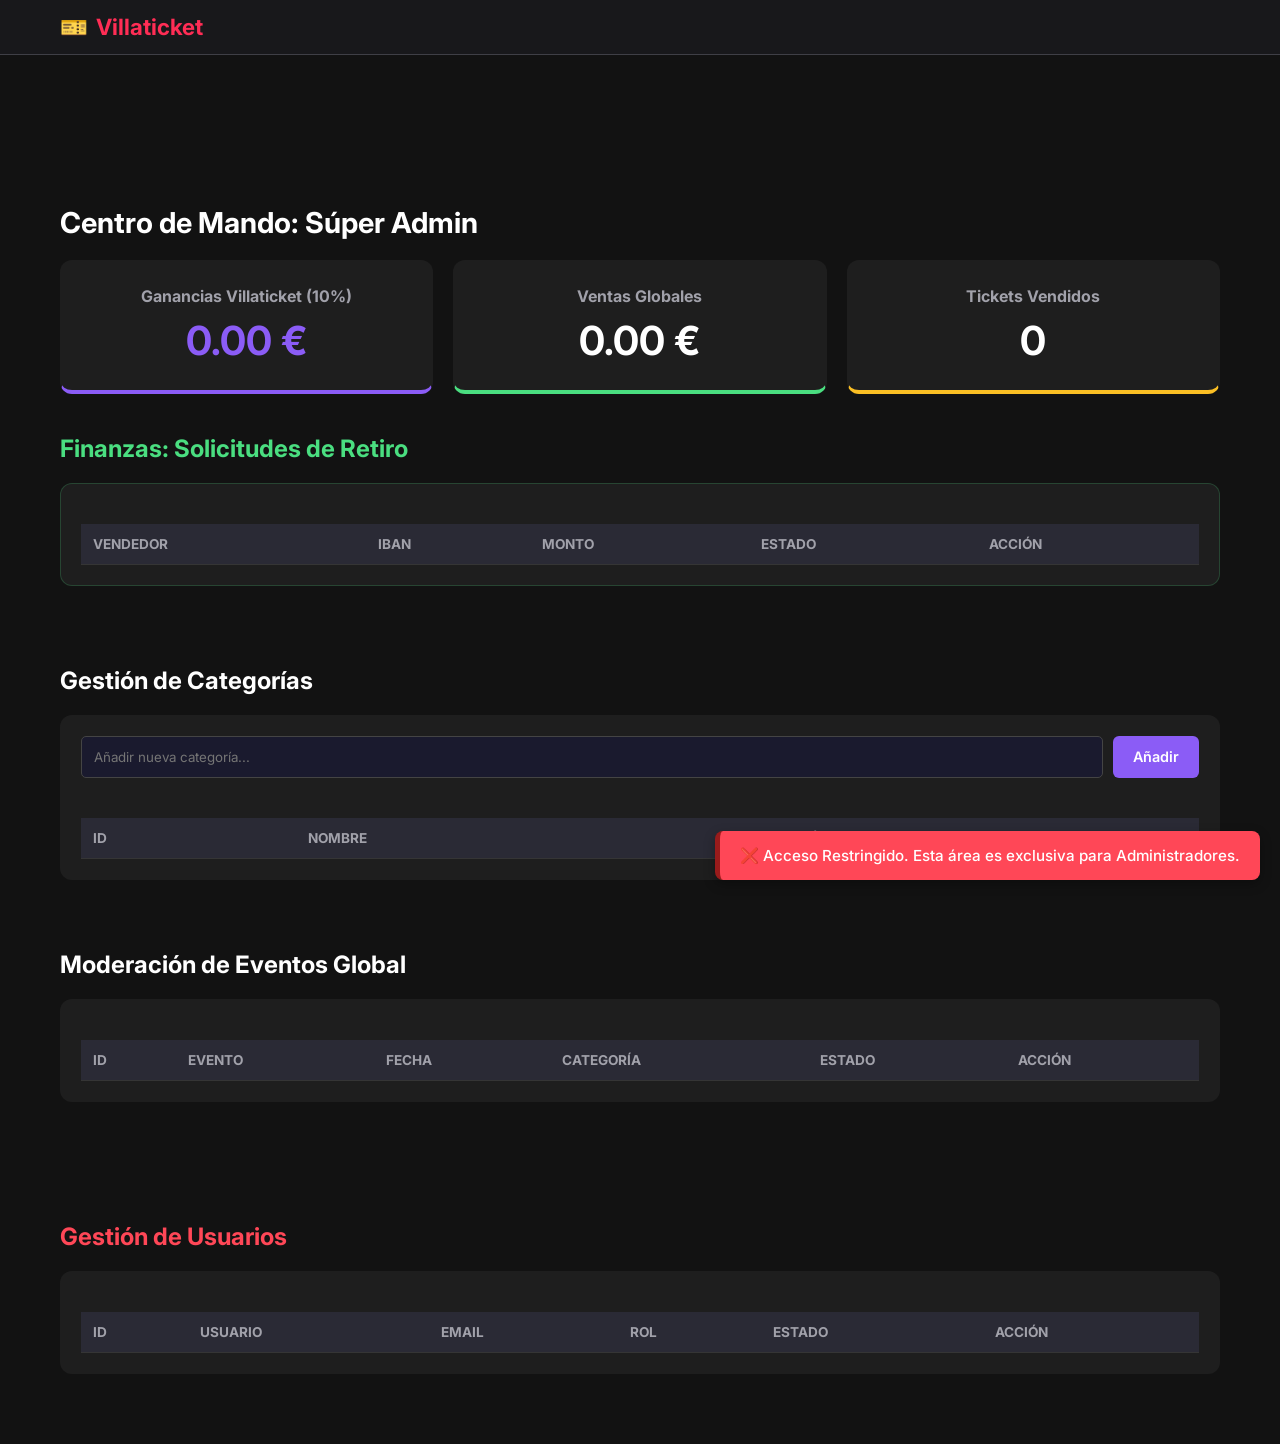
<file: src/main/resources/static/dashboard-admin.html>
<!DOCTYPE html>
<html lang="es">
<head>
    <meta charset="UTF-8">
    <meta name="viewport" content="width=device-width, initial-scale=1.0">
    <title>Panel Súper Admin - Villaticket</title>
    <link href="https://fonts.googleapis.com/css2?family=Inter:wght@400;500;600;700;800&display=swap" rel="stylesheet">
    <link rel="stylesheet" href="css/styles.css">
    <style>
        .admin-table { width: 100%; border-collapse: collapse; margin-top: 20px; }
        .admin-table th, .admin-table td { padding: 12px; text-align: left; border-bottom: 1px solid rgba(255,255,255,0.1); color: white; }
        .admin-table th { background-color: #2a2a35; color: #a1a1aa; text-transform: uppercase; font-size: 0.85rem; }
        .badge { padding: 4px 8px; border-radius: 4px; font-size: 0.8rem; font-weight: bold; }
        .badge-cancelado { background: #fca5a5; color: #7f1d1d; }
        .badge-publicado { background: #4ade80; color: #14532d; }
        .badge-borrador { background: #fbbf24; color: #78350f; }
    </style>
</head>
<body>
<nav class="navbar">
    <div class="nav-container">
        <a href="index.html" class="logo-area" style="text-decoration: none;"><span>🎫</span> Villaticket</a>
        <button class="menu-toggle" id="menuToggle">
            <span></span><span></span><span></span>
        </button>
        <div class="nav-links" id="navContainer">
            <div id="nav-user-links" style="display: flex; gap: 15px; align-items: center;">
                <img id="userAvatarMenu" src="" style="width: 35px; height: 35px; border-radius: 50%; object-fit: cover; border: 2px solid #8b5cf6; display: none;">
                <a href="perfil.html" class="nav-item">Mi Perfil</a>
                <a href="#" class="nav-item" onclick="Auth.cerrarSesion()" style="color: #ff4757;">Cerrar sesión</a>
            </div>
        </div>
    </div>
</nav>

<main class="container" style="margin-top: 100px;">
    <h1 class="section-title">Centro de Mando: Súper Admin</h1>

    <div style="display: grid; grid-template-columns: repeat(auto-fit, minmax(250px, 1fr)); gap: 20px; margin-bottom: 40px;">
        <div class="card-evento" style="padding: 25px; text-align: center; border-bottom: 4px solid #8b5cf6;">
            <h3 style="color: #a1a1aa; font-size: 1rem; margin-bottom: 10px;">Ganancias Villaticket (10%)</h3>
            <p id="statGanancias" style="font-size: 2.5rem; font-weight: bold; color: #8b5cf6;">0.00 €</p>
        </div>
        <div class="card-evento" style="padding: 25px; text-align: center; border-bottom: 4px solid #4ade80;">
            <h3 style="color: #a1a1aa; font-size: 1rem; margin-bottom: 10px;">Ventas Globales</h3>
            <p id="statVentas" style="font-size: 2.5rem; font-weight: bold; color: white;">0.00 €</p>
        </div>
        <div class="card-evento" style="padding: 25px; text-align: center; border-bottom: 4px solid #fbbf24;">
            <h3 style="color: #a1a1aa; font-size: 1rem; margin-bottom: 10px;">Tickets Vendidos</h3>
            <p id="statTickets" style="font-size: 2.5rem; font-weight: bold; color: white;">0</p>
        </div>
    </div>

    <h2 class="section-title" style="font-size: 1.5rem; color: #4ade80;">Finanzas: Solicitudes de Retiro</h2>
    <div class="card-evento" style="padding: 20px; overflow-x: auto; margin-bottom: 50px; border: 1px solid rgba(74,222,128,0.2);">
        <table class="admin-table">
            <thead>
            <tr><th>Vendedor</th><th>IBAN</th><th>Monto</th><th>Estado</th><th>Acción</th></tr>
            </thead>
            <tbody id="tablaRetirosAdmin"></tbody>
        </table>
    </div>

    <div style="display: grid; grid-template-columns: 1fr; gap: 40px;">
        <div>
            <h2 class="section-title" style="font-size: 1.5rem;">Gestión de Categorías</h2>
            <div class="card-evento" style="padding: 20px;">
                <form id="formNuevaCat" style="display: flex; gap: 10px; margin-bottom: 20px;">
                    <input type="text" id="nuevaCatNombre" placeholder="Añadir nueva categoría..." required style="flex: 1; padding: 12px; border-radius: 5px; background: #1a1a2e; color: white; border: 1px solid #444;">
                    <button type="submit" class="btn btn-primary" style="background: #8b5cf6; border: none;">Añadir</button>
                </form>
                <table class="admin-table">
                    <thead><tr><th>ID</th><th>Nombre</th><th>Acción</th></tr></thead>
                    <tbody id="tablaCategorias"></tbody>
                </table>
            </div>
        </div>

        <div style="margin-bottom: 50px;">
            <h2 class="section-title" style="font-size: 1.5rem;">Moderación de Eventos Global</h2>
            <div class="card-evento" style="padding: 20px; overflow-x: auto;">
                <table class="admin-table">
                    <thead>
                    <tr><th>ID</th><th>Evento</th><th>Fecha</th><th>Categoría</th><th>Estado</th><th>Acción</th></tr>
                    </thead>
                    <tbody id="tablaEventos"></tbody>
                </table>
            </div>
        </div>

        <div style="margin-bottom: 50px;">
            <h2 class="section-title" style="font-size: 1.5rem; color: #ff4757;">Gestión de Usuarios</h2>
            <div class="card-evento" style="padding: 20px; overflow-x: auto;">
                <table class="admin-table">
                    <thead>
                    <tr><th>ID</th><th>Usuario</th><th>Email</th><th>Rol</th><th>Estado</th><th>Acción</th></tr>
                    </thead>
                    <tbody id="tablaUsuarios"></tbody>
                </table>
            </div>
        </div>
    </div>
</main>

<script src="js/api.js"></script>
<script src="js/auth.js"></script>
<script src="js/dashboard-admin.js"></script>
</body>
</html>
</file>
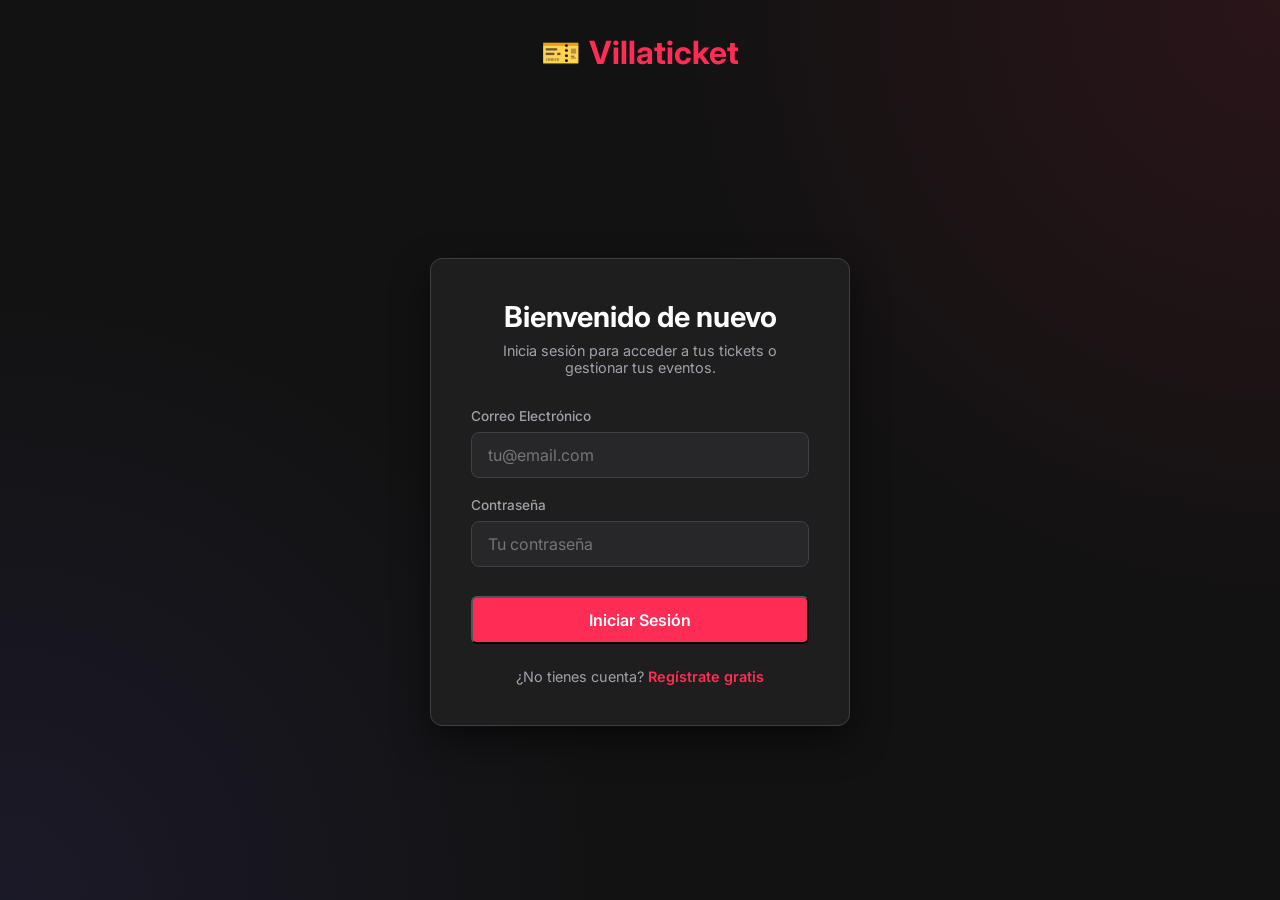
<file: src/main/resources/static/login.html>
<!DOCTYPE html>
<html lang="es">
<head>
    <meta charset="UTF-8">
    <meta name="viewport" content="width=device-width, initial-scale=1.0">
    <title>Villaticket - Iniciar Sesión</title>
    <link href="https://fonts.googleapis.com/css2?family=Inter:wght@400;500;600;700&display=swap" rel="stylesheet">
    <link rel="stylesheet" href="css/styles.css">
</head>
<body class="auth-body">

<nav class="navbar" style="border-bottom: none; background: transparent;">
    <div class="nav-container" style="justify-content: center; padding-top: 20px;">
        <a href="index.html" class="logo-area" style="text-decoration: none; font-size: 2rem;">
            <span>🎫</span> Villaticket
        </a>

    </div>
</nav>

<div class="auth-container">
    <div class="auth-card">
        <h2 class="auth-title">Bienvenido de nuevo</h2>
        <p class="auth-subtitle">Inicia sesión para acceder a tus tickets o gestionar tus eventos.</p>

        <form id="loginForm">
            <div class="form-group">
                <label class="form-label" for="email">Correo Electrónico</label>
                <input type="email" id="email" name="email" class="form-control" required placeholder="tu@email.com">
            </div>

            <div class="form-group">
                <label class="form-label" for="password">Contraseña</label>
                <input type="password" id="password" name="password" class="form-control" required placeholder="Tu contraseña">
            </div>

            <div id="loginError" class="error-msg"></div>

            <button type="submit" class="btn btn-primary" style="width: 100%; padding: 12px; margin-top: 10px; font-size: 1rem;" id="btnLogin">
                Iniciar Sesión
            </button>
        </form>

        <p class="auth-footer">¿No tienes cuenta? <a href="registro.html" class="auth-link">Regístrate gratis</a></p>
    </div>
</div>

<script src="js/api.js"></script>
<script src="js/auth.js"></script>
<script src="js/login.js"></script>
</body>
</html>
</file>
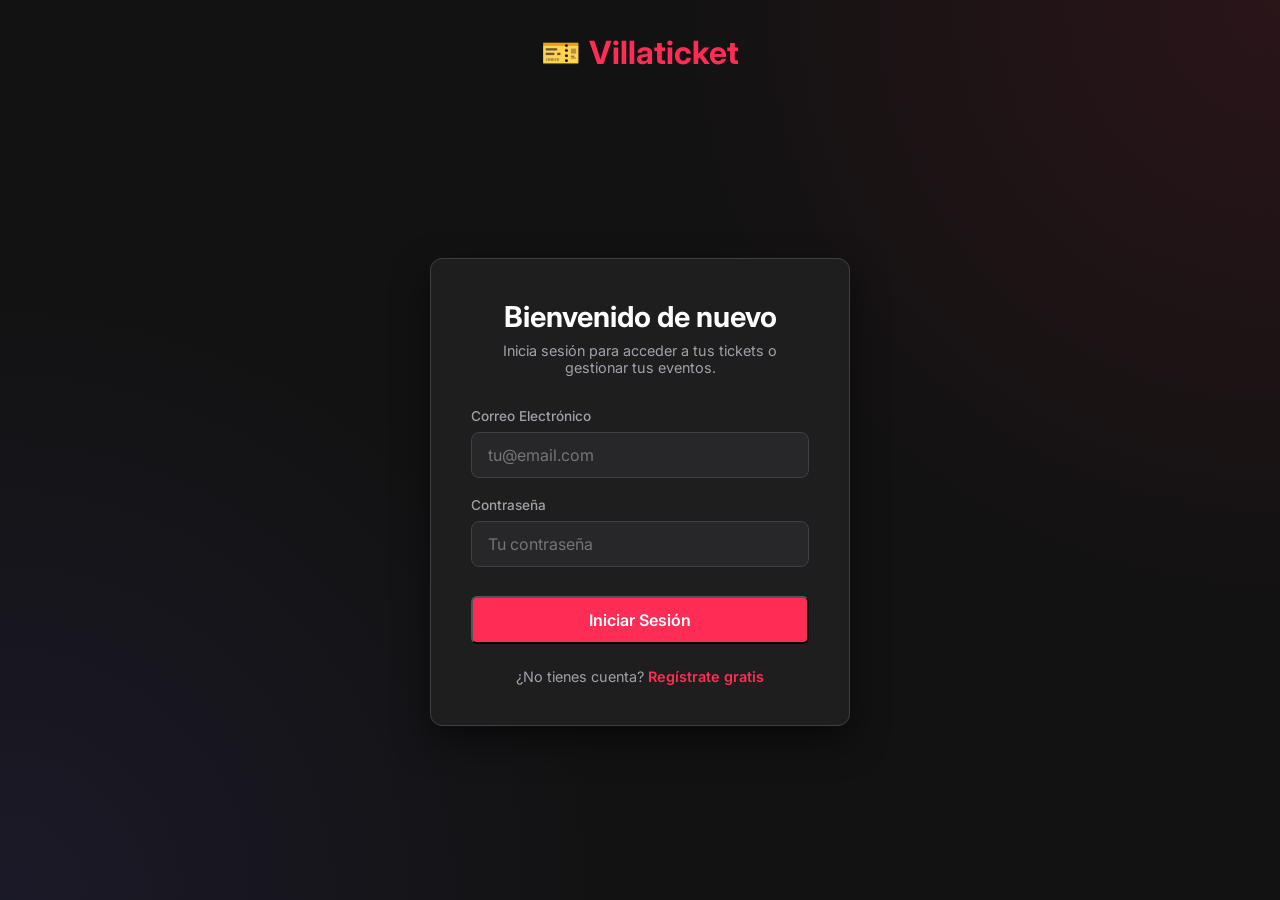
<file: src/main/resources/static/perfil.html>
<!DOCTYPE html>
<html lang="es">
<head>
    <meta charset="UTF-8">
    <meta name="viewport" content="width=device-width, initial-scale=1.0">
    <title>Mi Perfil - Villaticket</title>
    <link href="https://fonts.googleapis.com/css2?family=Inter:wght@400;500;600;700;800&display=swap" rel="stylesheet">
    <link href="https://fonts.googleapis.com/icon?family=Material+Icons+Outlined" rel="stylesheet">
    <link rel="stylesheet" href="css/styles.css">
</head>
<body>
<nav class="navbar">
    <div class="nav-container">
        <a href="index.html" class="logo-area" style="text-decoration: none;"><span>🎫</span> Villaticket</a>
        <div class="nav-links">
            <div id="nav-user-links" style="display: flex; gap: 15px; align-items: center;">
                <img id="userAvatarMenu" src="" style="width: 35px; height: 35px; border-radius: 50%; object-fit: cover; border: 2px solid #ff4757; display: none;">
                <a href="index.html" class="nav-item">Cartelera</a>
                <a href="#" class="nav-item" onclick="Auth.cerrarSesion()" style="color: #ff4757;">Cerrar sesión</a>
            </div>
        </div>
    </div>
</nav>

<main class="container" style="margin-top: 100px; max-width: 600px;">
    <h1 class="section-title">Configuración de Perfil</h1>

    <div class="card-evento" style="padding: 25px; background: #2a2a35;">
        <form id="perfilForm">
            <div style="text-align: center; margin-bottom: 20px;">
                <img id="avatarPreview" src="https://via.placeholder.com/120" style="width: 120px; height: 120px; border-radius: 50%; object-fit: cover; border: 3px solid #ff4757;">
                <br><br>
                <label class="btn-secondary" style="padding: 5px 15px; font-size: 0.8rem; cursor: pointer;">
                    Cambiar Foto de Perfil
                    <input type="file" id="avatarInput" hidden accept="image/*">
                </label>
            </div>

            <div class="form-group" style="margin-bottom: 15px;">
                <label style="color: #a1a1aa; display: block; margin-bottom: 5px;">Nombre Completo</label>
                <input type="text" id="perfilNombre" required style="width: 100%; padding: 10px; border-radius: 5px; background: #1a1a2e; color: white; border: 1px solid #444;">
            </div>

            <div class="form-group" style="margin-bottom: 15px;">
                <label style="color: #a1a1aa; display: block; margin-bottom: 5px;">Correo Electrónico</label>
                <input type="email" id="perfilEmail" disabled style="width: 100%; padding: 10px; border-radius: 5px; background: #1a1a2e; color: #888; border: 1px solid #444;">
            </div>

            <div id="seccionIban" style="display: none; margin-bottom: 20px;">
                <label style="color: #4ade80; display: block; margin-bottom: 5px;">Cuenta IBAN para cobros</label>
                <input type="text" id="perfilIban" placeholder="ES00 0000 0000 0000 0000 0000" style="width: 100%; padding: 10px; border-radius: 5px; background: #1a1a2e; color: white; border: 1px solid #4ade80;">
                <small style="color: #888;">Este campo solo es visible para vendedores.</small>
            </div>

            <button type="submit" class="btn btn-primary" style="width: 100%;">Actualizar Mis Datos</button>
        </form>
    </div>

    <h2 class="section-title" style="margin-top: 30px; font-size: 1.2rem;">Seguridad</h2>
    <div class="card-evento" style="padding: 25px; background: #2a2a35; margin-bottom: 50px;">
        <form id="passwordForm">
            <input type="password" id="passActual" placeholder="Contraseña Actual" required style="width: 100%; padding: 10px; margin-bottom: 10px; border-radius: 5px; background: #1a1a2e; color: white; border: 1px solid #444;">
            <input type="password" id="passNueva" placeholder="Nueva Contraseña" required style="width: 100%; padding: 10px; margin-bottom: 15px; border-radius: 5px; background: #1a1a2e; color: white; border: 1px solid #444;">
            <button type="submit" class="btn btn-secondary" style="width: 100%;">Cambiar Contraseña</button>
        </form>
    </div>
</main>

<script src="js/api.js"></script>
<script src="js/auth.js"></script>
<script src="js/perfil.js"></script>
</body>
</html>
</file>
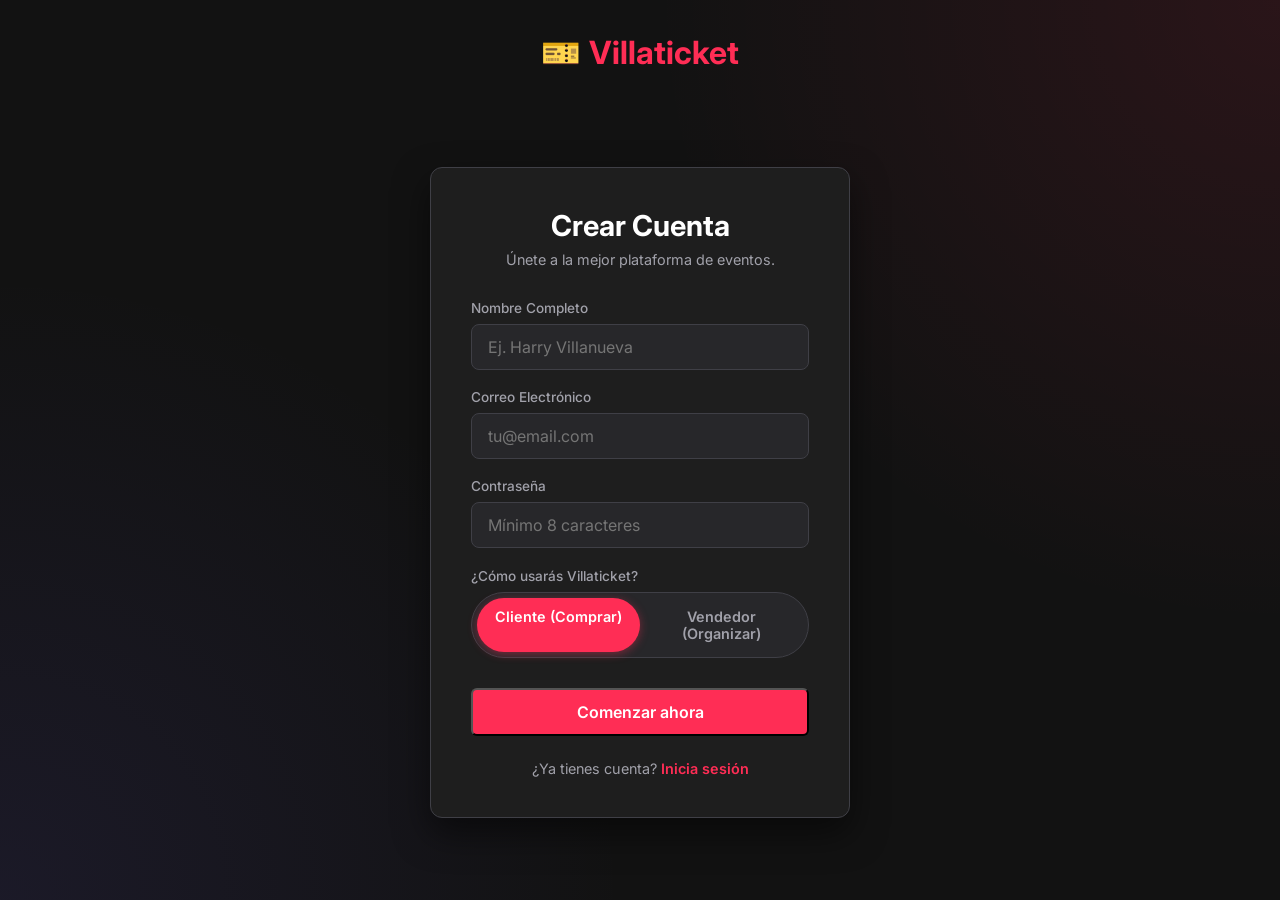
<file: src/main/resources/static/registro.html>
<!DOCTYPE html>
<html lang="es">
<head>
    <meta charset="UTF-8">
    <meta name="viewport" content="width=device-width, initial-scale=1.0">
    <title>Villaticket - Crear Cuenta</title>
    <link href="https://fonts.googleapis.com/css2?family=Inter:wght@400;500;600;700&display=swap" rel="stylesheet">
    <link rel="stylesheet" href="css/styles.css">
</head>
<body class="auth-body">

<nav class="navbar" style="border-bottom: none; background: transparent;">
    <div class="nav-container" style="justify-content: center; padding-top: 20px;">
        <a href="index.html" class="logo-area" style="text-decoration: none; font-size: 2rem;">
            <span>🎫</span> Villaticket
        </a>

    </div>
</nav>

<div class="auth-container">
    <div class="auth-card">
        <h2 class="auth-title">Crear Cuenta</h2>
        <p class="auth-subtitle">Únete a la mejor plataforma de eventos.</p>

        <form id="registroForm">
            <div class="form-group">
                <label class="form-label" for="nombre">Nombre Completo</label>
                <input type="text" id="nombre" name="nombre" class="form-control" required placeholder="Ej. Harry Villanueva">
            </div>

            <div class="form-group">
                <label class="form-label" for="email">Correo Electrónico</label>
                <input type="email" id="email" name="email" class="form-control" required placeholder="tu@email.com">
            </div>

            <div class="form-group">
                <label class="form-label" for="password">Contraseña</label>
                <input type="password" id="password" name="password" class="form-control" required placeholder="Mínimo 8 caracteres">
            </div>

            <div class="form-group">
                <label class="form-label">¿Cómo usarás Villaticket?</label>
                <div class="role-selector">
                    <div class="role-option active" data-value="CLIENTE">Cliente (Comprar)</div>
                    <div class="role-option" data-value="VENDEDOR">Vendedor (Organizar)</div>
                </div>
                <input type="hidden" id="rol" name="rol" value="CLIENTE">
            </div>

            <div id="registroError" class="error-msg"></div>

            <button type="submit" class="btn btn-primary" style="width: 100%; padding: 12px; margin-top: 10px; font-size: 1rem;" id="btnRegistro">
                Comenzar ahora
            </button>
        </form>

        <p class="auth-footer">¿Ya tienes cuenta? <a href="login.html" class="auth-link">Inicia sesión</a></p>
    </div>
</div>

<script src="js/api.js"></script>
<script src="js/registro.js"></script>

<script>
    document.querySelectorAll('.role-option').forEach(option => {
        option.addEventListener('click', function() {
            document.querySelectorAll('.role-option').forEach(o => o.classList.remove('active'));
            this.classList.add('active');
            document.getElementById('rol').value = this.getAttribute('data-value');
        });
    });
</script>
</body>
</html>
</file>
<file: src/main/resources/static/css/styles.css>
/* --- ESTILOS ESPECÍFICOS PARA AUTH (LOGIN/REGISTER) --- */
.auth-body {
    background-color: var(--bg-body);
    background-image: radial-gradient(circle at top right, rgba(255, 45, 85, 0.05), transparent 40%);
    min-height: 100vh;
    display: flex;
    flex-direction: column;
}

.auth-container {
    flex-grow: 1;
    display: flex;
    align-items: center;
    justify-content: center;
    padding: 20px;
}

.auth-card {
    background-color: var(--bg-card);
    width: 100%;
    max-width: 440px;
    padding: 2.5rem;
    border-radius: var(--radius);
    border: 1px solid var(--border);
    /* Sombra suave para darle profundidad */
    box-shadow: 0 10px 40px rgba(0,0,0,0.4);
    animation: fadeIn 0.4s ease-out;
}

@keyframes fadeIn {
    from { opacity: 0; transform: translateY(15px); }
    to { opacity: 1; transform: translateY(0); }
}

.auth-title {
    text-align: center;
    font-size: 1.8rem;
    margin-bottom: 0.5rem;
    color: var(--text-main);
    font-weight: 700;
}

.auth-subtitle {
    text-align: center;
    color: var(--text-muted);
    font-size: 0.95rem;
    margin-bottom: 2rem;
}

/* Selector de Roles estilo Pill (Pastilla) */
.role-selector {
    display: flex;
    background-color: #27272a;
    padding: 4px;
    border-radius: 8px;
    margin-bottom: 5px;
    border: 1px solid var(--border);
}

.role-option {
    flex: 1;
    text-align: center;
    padding: 10px;
    cursor: pointer;
    border-radius: 6px;
    font-size: 0.9rem;
    font-weight: 600;
    color: var(--text-muted);
    transition: all 0.2s ease;
    user-select: none;
}

.role-option:hover {
    color: var(--text-main);
}


.role-option.active {
    background-color: var(--primary);
    color: white;
    box-shadow: 0 4px 12px rgba(255, 45, 85, 0.3);
}

.auth-footer {
    text-align: center;
    margin-top: 1.5rem;
    font-size: 0.9rem;
    color: var(--text-muted);
}

.auth-link {
    color: var(--primary);
    text-decoration: none;
    font-weight: 600;
    transition: 0.3s;
}

.auth-link:hover {
    color: var(--primary-hover);
    text-decoration: underline;
}

.error-msg {
    background-color: rgba(255, 45, 85, 0.1);
    color: var(--primary);
    border: 1px solid rgba(255, 45, 85, 0.3);
    padding: 10px;
    border-radius: 8px;
    font-size: 0.85rem;
    margin-bottom: 15px;
    display: none;
    text-align: center;
}




:root {

    --bg-body: #121212;
    --bg-card: #1e1e1e;
    --bg-header: #18181b;

    --primary: #ff2d55;
    --primary-hover: #e01b42;

    --text-main: #ffffff;
    --text-muted: #a1a1aa;


    --border: #3f3f46;
    --radius: 12px;
}

* {
    margin: 0;
    padding: 0;
    box-sizing: border-box;
    font-family: 'Inter', sans-serif;
}

body {
    background-color: var(--bg-body);
    color: var(--text-main);
}

/* --- NAVBAR --- */
.navbar {
    background-color: var(--bg-header);
    border-bottom: 1px solid var(--border);
    position: sticky;
    top: 0;
    z-index: 1000;
    padding: 0.8rem 0;
}

.nav-container {
    max-width: 1200px;
    margin: 0 auto;
    display: flex;
    justify-content: space-between;
    align-items: center;
    padding: 0 20px;
}

.logo-area {
    display: flex;
    align-items: center;
    gap: 8px;
    color: var(--primary);
    font-weight: 700;
    font-size: 1.4rem;
    cursor: pointer;
}

/* Barra de Búsqueda  */
.search-bar {
    background-color: #27272a;
    border-radius: 50px;
    padding: 8px 16px;
    display: flex;
    align-items: center;
    width: 40%;
    border: 1px solid transparent;
    transition: 0.3s;
}

.search-bar:focus-within {
    border-color: var(--primary);
    background-color: #000;
}

.search-bar input {
    background: transparent;
    border: none;
    outline: none;
    color: white;
    margin-left: 10px;
    width: 100%;
}

.search-bar .material-icons-outlined {
    color: var(--text-muted);
}

.nav-links {
    display: flex;
    align-items: center;
    gap: 20px;
}

.nav-item {
    color: var(--text-main);
    text-decoration: none;
    font-size: 0.95rem;
    transition: 0.3s;
}

.nav-item:hover { color: var(--primary); }

.btn {
    padding: 8px 20px;
    border-radius: 6px;
    text-decoration: none;
    font-weight: 600;
    font-size: 0.9rem;
    transition: 0.3s;
}

.btn-text { color: var(--text-main); }
.btn-text:hover { color: var(--primary); }

.btn-primary {
    background-color: var(--primary);
    color: white;
}

.btn-primary:hover {
    background-color: var(--primary-hover);
    transform: translateY(-2px);
}

/* --- HERO --- */
.hero-section {
    height: 350px;
    background: linear-gradient(to bottom, rgba(0,0,0,0.3), var(--bg-body)),
                url('https://images.unsplash.com/photo-1492684223066-81342ee5ff30?ixlib=rb-1.2.1&auto=format&fit=crop&w=1350&q=80');
    background-size: cover;
    background-position: center;
    display: flex;
    align-items: center;
    justify-content: center;
    text-align: center;
}

.hero-content h1 {
    font-size: 3rem;
    margin-bottom: 10px;
    text-shadow: 0 4px 10px rgba(0,0,0,0.5);
}

/* --- FILTERS / CHIPS --- */
.container {
    max-width: 1200px;
    margin: 0 auto;
    padding: 20px;
}

.filters-section {
    display: flex;
    gap: 10px;
    overflow-x: auto;
    padding-bottom: 10px;
    margin-top: -30px;
    position: relative;
    z-index: 10;
}

.chip {
    background-color: var(--bg-card);
    border: 1px solid var(--border);
    color: var(--text-muted);
    padding: 8px 20px;
    border-radius: 20px;
    cursor: pointer;
    white-space: nowrap;
    transition: 0.3s;
}

.chip:hover, .chip.active {
    background-color: var(--primary);
    color: white;
    border-color: var(--primary);
}

/* --- GRID CARDS --- */
.section-title {
    margin: 30px 0 20px 0;
    font-size: 1.8rem;
}

.grid-eventos {
    display: grid;
    grid-template-columns: repeat(auto-fill, minmax(280px, 1fr)); /* Responsive Grid */
    gap: 24px;
}

/* Tarjetas */
.card-evento {
    background-color: var(--bg-card);
    border-radius: var(--radius);
    overflow: hidden;
    transition: transform 0.3s, box-shadow 0.3s;
    border: 1px solid transparent;
    display: flex;
    flex-direction: column;
}

.card-evento:hover {
    transform: translateY(-5px);
    border-color: var(--border);
    box-shadow: 0 10px 30px rgba(0,0,0,0.5);
}

.card-image-wrapper {
    position: relative;
    height: 180px;
}

.card-img {
    width: 100%;
    height: 100%;
    object-fit: cover;
}


.date-badge {
    position: absolute;
    top: 10px;
    right: 10px;
    background-color: rgba(0,0,0,0.8);
    color: white;
    padding: 5px 10px;
    border-radius: 8px;
    font-size: 0.8rem;
    font-weight: bold;
    text-align: center;
    backdrop-filter: blur(4px);
}

.date-day { font-size: 1.1rem; display: block; }
.date-month { text-transform: uppercase; color: var(--primary); }

.card-body {
    padding: 16px;
    display: flex;
    flex-direction: column;
    flex-grow: 1;
}

.card-category {
    font-size: 0.75rem;
    color: var(--text-muted);
    text-transform: uppercase;
    letter-spacing: 1px;
    margin-bottom: 5px;
}

.card-title {
    font-size: 1.1rem;
    font-weight: 700;
    margin-bottom: 8px;
    line-height: 1.4;
    color: var(--text-main);
}

.card-info {
    display: flex;
    align-items: center;
    gap: 5px;
    color: var(--text-muted);
    font-size: 0.85rem;
    margin-bottom: 15px;
}

.card-footer {
    margin-top: auto;
    display: flex;
    justify-content: space-between;
    align-items: center;
    border-top: 1px solid var(--border);
    padding-top: 12px;
}

.price-tag {
    font-size: 0.9rem;
    color: var(--text-muted);
}

.price-amount {
    font-size: 1.3rem;
    font-weight: 800;
    color: var(--primary);
}

.btn-buy-card {
    background-color: transparent;
    color: var(--text-main);
    border: 1px solid var(--border);
    padding: 6px 12px;
    border-radius: 6px;
    cursor: pointer;
    font-size: 0.85rem;
    transition: 0.3s;
}

.btn-buy-card:hover {
    background-color: var(--text-main);
    color: black;
}

/* --- FOOTER --- */
.footer {
    background-color: var(--bg-header);
    margin-top: 60px;
    padding: 40px 0 20px 0;
    border-top: 1px solid var(--border);
}

.footer-content {
    display: grid;
    grid-template-columns: repeat(auto-fit, minmax(200px, 1fr));
    gap: 40px;
}

.footer-col h3, .footer-col h4 {
    color: var(--text-main);
    margin-bottom: 15px;
}

.footer-col a {
    display: block;
    color: var(--text-muted);
    text-decoration: none;
    margin-bottom: 8px;
    font-size: 0.9rem;
}

.footer-col a:hover { color: var(--primary); }

.copyright {
    text-align: center;
    margin-top: 40px;
    color: var(--text-muted);
    font-size: 0.8rem;
}

/* RESPONSIVE */
@media (max-width: 768px) {
    .nav-links, .search-bar { display: none; } /* En móvil simplificamos */
    .hero-content h1 { font-size: 2rem; }
}



.auth-body {
    background-image: radial-gradient(circle at top right, rgba(255, 45, 85, 0.1), transparent 40%),
                      radial-gradient(circle at bottom left, rgba(108, 92, 231, 0.1), transparent 40%);
}

.auth-container {
    min-height: calc(100vh - 140px);
    display: flex;
    align-items: center;
    justify-content: center;
    padding: 20px;
}

.auth-card {
    background-color: var(--bg-card);
    width: 100%;
    max-width: 420px;
    padding: 2.5rem;
    border-radius: var(--radius);
    border: 1px solid var(--border);
    box-shadow: 0 15px 35px rgba(0,0,0,0.5);
    animation: fadeIn 0.5s ease-out;
}

@keyframes fadeIn {
    from { opacity: 0; transform: translateY(20px); }
    to { opacity: 1; transform: translateY(0); }
}

.auth-title {
    text-align: center;
    font-size: 1.8rem;
    margin-bottom: 0.5rem;
    color: var(--text-main);
}

.auth-subtitle {
    text-align: center;
    color: var(--text-muted);
    font-size: 0.9rem;
    margin-bottom: 2rem;
}

/* Campos de Formulario */
.form-group {
    margin-bottom: 1.2rem;
}

.form-label {
    display: block;
    margin-bottom: 8px;
    font-size: 0.85rem;
    color: var(--text-muted);
    font-weight: 500;
}

.form-control {
    width: 100%;
    background-color: #27272a;
    border: 1px solid var(--border);
    padding: 12px 16px;
    border-radius: 8px;
    color: white;
    font-size: 1rem;
    outline: none;
    transition: 0.3s;
}

.form-control:focus {
    border-color: var(--primary);
    box-shadow: 0 0 0 3px rgba(255, 45, 85, 0.2);
}


.role-selector {
    display: flex;
    background-color: #27272a;
    padding: 5px;
    border-radius: 50px;
    margin-bottom: 20px;
    border: 1px solid var(--border);
}

.role-option {
    flex: 1;
    text-align: center;
    padding: 10px;
    cursor: pointer;
    border-radius: 50px;
    font-size: 0.9rem;
    font-weight: 600;
    color: var(--text-muted);
    transition: 0.3s;
    user-select: none;
}


.role-option.active {
    background-color: var(--primary);
    color: white;
    box-shadow: 0 2px 10px rgba(255, 45, 85, 0.4);
}

/* Footer del Formulario */
.auth-footer {
    text-align: center;
    margin-top: 1.5rem;
    font-size: 0.9rem;
    color: var(--text-muted);
}

.auth-link {
    color: var(--primary);
    text-decoration: none;
    font-weight: 600;
}

.auth-link:hover { text-decoration: underline; }

/* Mensaje de Error */
.error-msg {
    color: #ff4757;
    font-size: 0.85rem;
    margin-top: 5px;
    display: none;
}

/* --- ESTILOS CREAR EVENTO --- */
.upload-area {
    border: 2px dashed var(--border);
    border-radius: var(--radius);
    padding: 40px;
    text-align: center;
    cursor: pointer;
    transition: 0.3s;
    background-color: rgba(255,255,255,0.02);
}

.upload-area:hover {
    border-color: var(--primary);
    background-color: rgba(255, 45, 85, 0.05);
}

.upload-icon { font-size: 3rem; color: var(--text-muted); margin-bottom: 10px; }

/* --- ESTILOS MIS TICKETS  --- */
.ticket-container {
    display: flex;
    flex-direction: column;
    gap: 20px;
}

.ticket-card-real {
    display: flex;
    background-color: var(--bg-card);
    border-radius: var(--radius);
    overflow: hidden;
    border: 1px solid var(--border);
    position: relative;
    height: 200px;
    transition: 0.3s;
}

.ticket-card-real:hover {
    box-shadow: 0 10px 30px rgba(0,0,0,0.5);
    transform: translateX(5px);
}


.ticket-left {
    flex: 1;
    padding: 25px;
    display: flex;
    flex-direction: column;
    justify-content: center;
    border-right: 2px dashed #3f3f46; /* Línea de corte */
    position: relative;
}


.ticket-left::after, .ticket-left::before {
    content: '';
    position: absolute;
    right: -10px;
    width: 20px;
    height: 20px;
    background-color: var(--bg-body); /* Color del fondo de la web */
    border-radius: 50%;
}
.ticket-left::before { top: -10px; }
.ticket-left::after { bottom: -10px; }

.ticket-event-title { font-size: 1.5rem; font-weight: 700; color: var(--text-main); margin-bottom: 10px;}
.ticket-meta { color: var(--text-muted); margin-bottom: 5px; display: flex; align-items: center; gap: 5px;}


.ticket-right {
    width: 200px;
    display: flex;
    align-items: center;
    justify-content: center;
    background-color: white;
    padding: 10px;
    flex-shrink: 0;
}


.ticket-status {
    display: inline-block;
    padding: 4px 10px;
    border-radius: 4px;
    font-size: 0.8rem;
    font-weight: bold;
    margin-top: 10px;
}
.status-valid { background-color: rgba(0, 184, 148, 0.2); color: #00b894; border: 1px solid #00b894;}
.status-used { background-color: rgba(255, 255, 255, 0.1); color: #b2bec3; border: 1px solid #636e72;}


@media (max-width: 768px) {
    .ticket-card-real { flex-direction: column; height: auto; }
    .ticket-left { border-right: none; border-bottom: 2px dashed #3f3f46; }
    .ticket-right { width: 100%; padding: 20px; }
    .ticket-left::after, .ticket-left::before { right: auto; left: -10px; } /* Simplificado para móvil */
}

/* =========================================
   ESTADÍSTICAS DEL DASHBOARD VENDEDOR
   ========================================= */
.stats-grid {
    display: grid;
    grid-template-columns: repeat(auto-fit, minmax(250px, 1fr));
    gap: 20px;
    margin-bottom: 30px;
    margin-top: 20px;
}

.stat-card {
    background: #2a2a35;
    border-radius: 10px;
    padding: 20px;
    display: flex;
    align-items: center;
    gap: 15px;
    box-shadow: 0 4px 6px rgba(0,0,0,0.2);
    border: 1px solid rgba(255,255,255,0.05);
    transition: transform 0.3s ease;
}

.stat-card:hover {
    transform: translateY(-5px);
}

.stat-icon {
    background: rgba(255, 71, 87, 0.1);
    color: #ff4757;
    padding: 15px;
    border-radius: 50%;
    display: flex;
    justify-content: center;
    align-items: center;
}

.stat-details h3 {
    margin: 0;
    font-size: 0.9rem;
    color: #a1a1aa;
    text-transform: uppercase;
    letter-spacing: 0.5px;
}

.stat-details p {
    margin: 5px 0 0;
    font-size: 1.8rem;
    font-weight: bold;
    color: #ffffff;
}

/* Barras de progreso para las zonas */
.zonas-stats {
    margin-top: 15px;
    padding-top: 15px;
    border-top: 1px solid rgba(255,255,255,0.1);
}

.zona-stat {
    margin-bottom: 10px;
}

.zona-stat-header {
    display: flex;
    justify-content: space-between;
    font-size: 0.85rem;
    color: #d4d4d8;
    margin-bottom: 5px;
}

.progress-bar-bg {
    width: 100%;
    height: 8px;
    background: #3f3f46;
    border-radius: 4px;
    overflow: hidden;
}

.progress-fill {
    height: 100%;
    background: #ff4757;
    border-radius: 4px;
    transition: width 0.5s ease-in-out;
}


/* =========================================
   CONTENEDOR DEL GRÁFICO (CHART.JS)
   ========================================= */
.chart-section {
    background: #2a2a35;
    padding: 20px;
    border-radius: 10px;
    border: 1px solid rgba(255,255,255,0.05);
    margin-bottom: 40px;
    box-shadow: 0 4px 6px rgba(0,0,0,0.2);
}

.chart-section h3 {
    color: #ffffff;
    margin-top: 0;
    margin-bottom: 20px;
    font-size: 1.2rem;
    font-weight: 600;
}

.chart-container {
    position: relative;
    height: 300px;
    width: 100%;
}

/* =========================================
   MENÚ RESPONSIVO (MÓVIL)
   ========================================= */


.menu-toggle {
    display: none;
    flex-direction: column;
    gap: 5px;
    cursor: pointer;
    background: none;
    border: none;
    z-index: 1001;
}

.menu-toggle span {
    display: block;
    width: 25px;
    height: 3px;
    background-color: white;
    border-radius: 2px;
    transition: 0.3s;
}

@media (max-width: 768px) {
    .menu-toggle {
        display: flex;
    }

    .nav-links {
        display: none;
        flex-direction: column;
        position: absolute;
        top: 70px;
        left: 0;
        width: 100%;
        background-color: #1a1a2e;
        padding: 20px;
        border-bottom: 1px solid rgba(255,255,255,0.1);
        box-shadow: 0 10px 15px rgba(0,0,0,0.5);
    }


    .nav-links.active {
        display: flex;
        animation: fadeInDown 0.3s ease forwards;
    }

    .nav-item {
        width: 100%;
        padding: 15px 0;
        border-bottom: 1px solid rgba(255,255,255,0.05);
    }

    #nav-user-links, #nav-auth-links {
        flex-direction: column;
        width: 100%;
        gap: 0;
    }
}

@keyframes fadeInDown {
    from { opacity: 0; transform: translateY(-10px); }
    to { opacity: 1; transform: translateY(0); }
}


.cat-btn.active {
    background-color: #ff4757 !important;
    color: white !important;
    border-color: #ff4757 !important;
    box-shadow: 0 0 10px rgba(255, 71, 87, 0.4);
}

.search-bar input:focus {
    outline: none;
    border-color: #ff4757;
    box-shadow: 0 0 8px rgba(255, 71, 87, 0.2);
}

/* =========================================
   TOAST NOTIFICATIONS (MENSAJES FLOTANTES)
   ========================================= */
#toast-container {
    position: fixed;
    bottom: 20px;
    right: 20px;
    z-index: 9999;
    display: flex;
    flex-direction: column;
    gap: 10px;
}
.toast {
    min-width: 250px;
    padding: 15px 20px;
    border-radius: 8px;
    color: #fff;
    font-weight: 500;
    box-shadow: 0 4px 12px rgba(0,0,0,0.3);
    opacity: 0;
    transform: translateX(100%);
    animation: slideInRight 0.4s forwards;
    display: flex;
    align-items: center;
    font-size: 0.95rem;
}
.toast.success { background-color: #4ade80; color: #14532d; border-left: 5px solid #166534; }
.toast.error { background-color: #ff4757; color: #fff; border-left: 5px solid #991b1b; }
.toast.info { background-color: #60a5fa; color: #fff; border-left: 5px solid #1e3a8a; }

@keyframes slideInRight {
    to { opacity: 1; transform: translateX(0); }
}
@keyframes fadeOutRight {
    to { opacity: 0; transform: translateX(100%); }
}

/* =========================================
   SPINNER DE CARGA
   ========================================= */
.spinner {
    display: inline-block;
    width: 18px;
    height: 18px;
    border: 3px solid rgba(255,255,255,0.3);
    border-radius: 50%;
    border-top-color: #fff;
    animation: spin 1s ease-in-out infinite;
    margin-right: 8px;
    vertical-align: middle;
}
@keyframes spin {
    to { transform: rotate(360deg); }
}
.btn.loading {
    pointer-events: none;
    opacity: 0.8;
}
</file>
